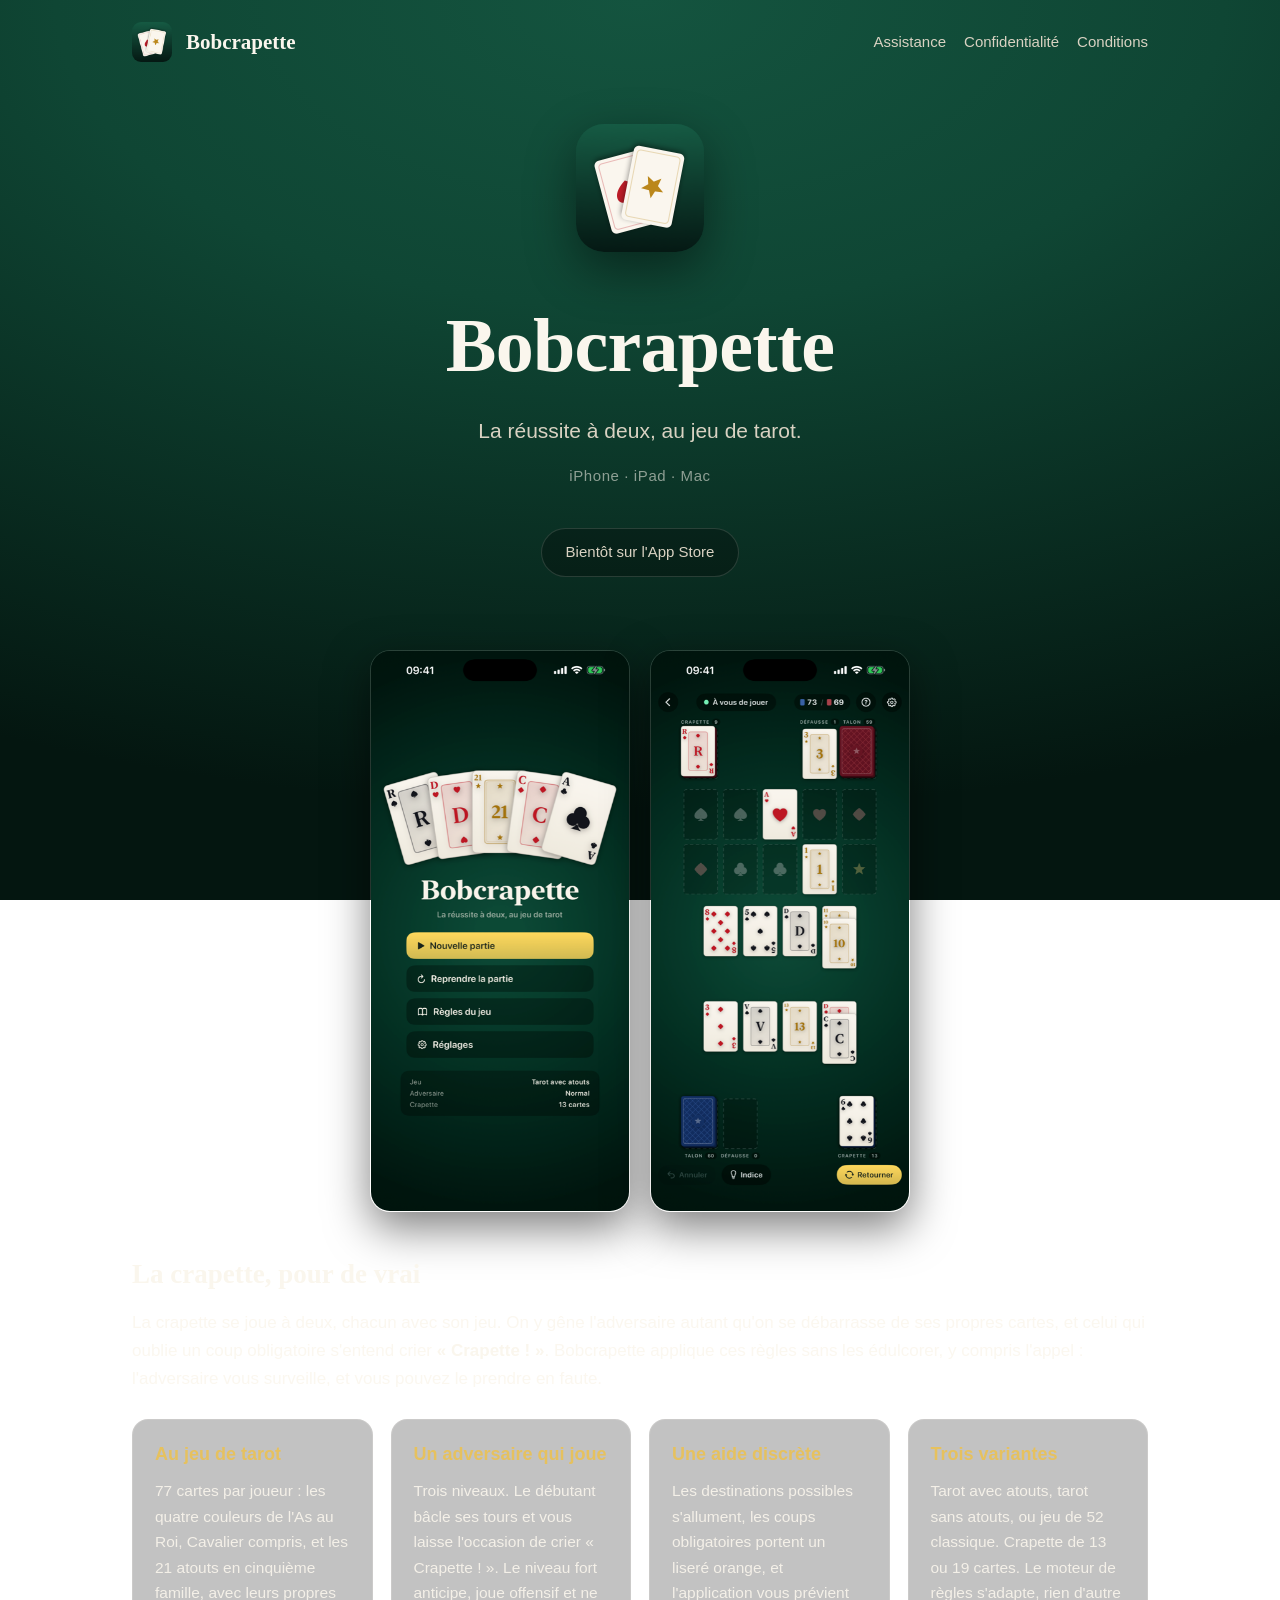
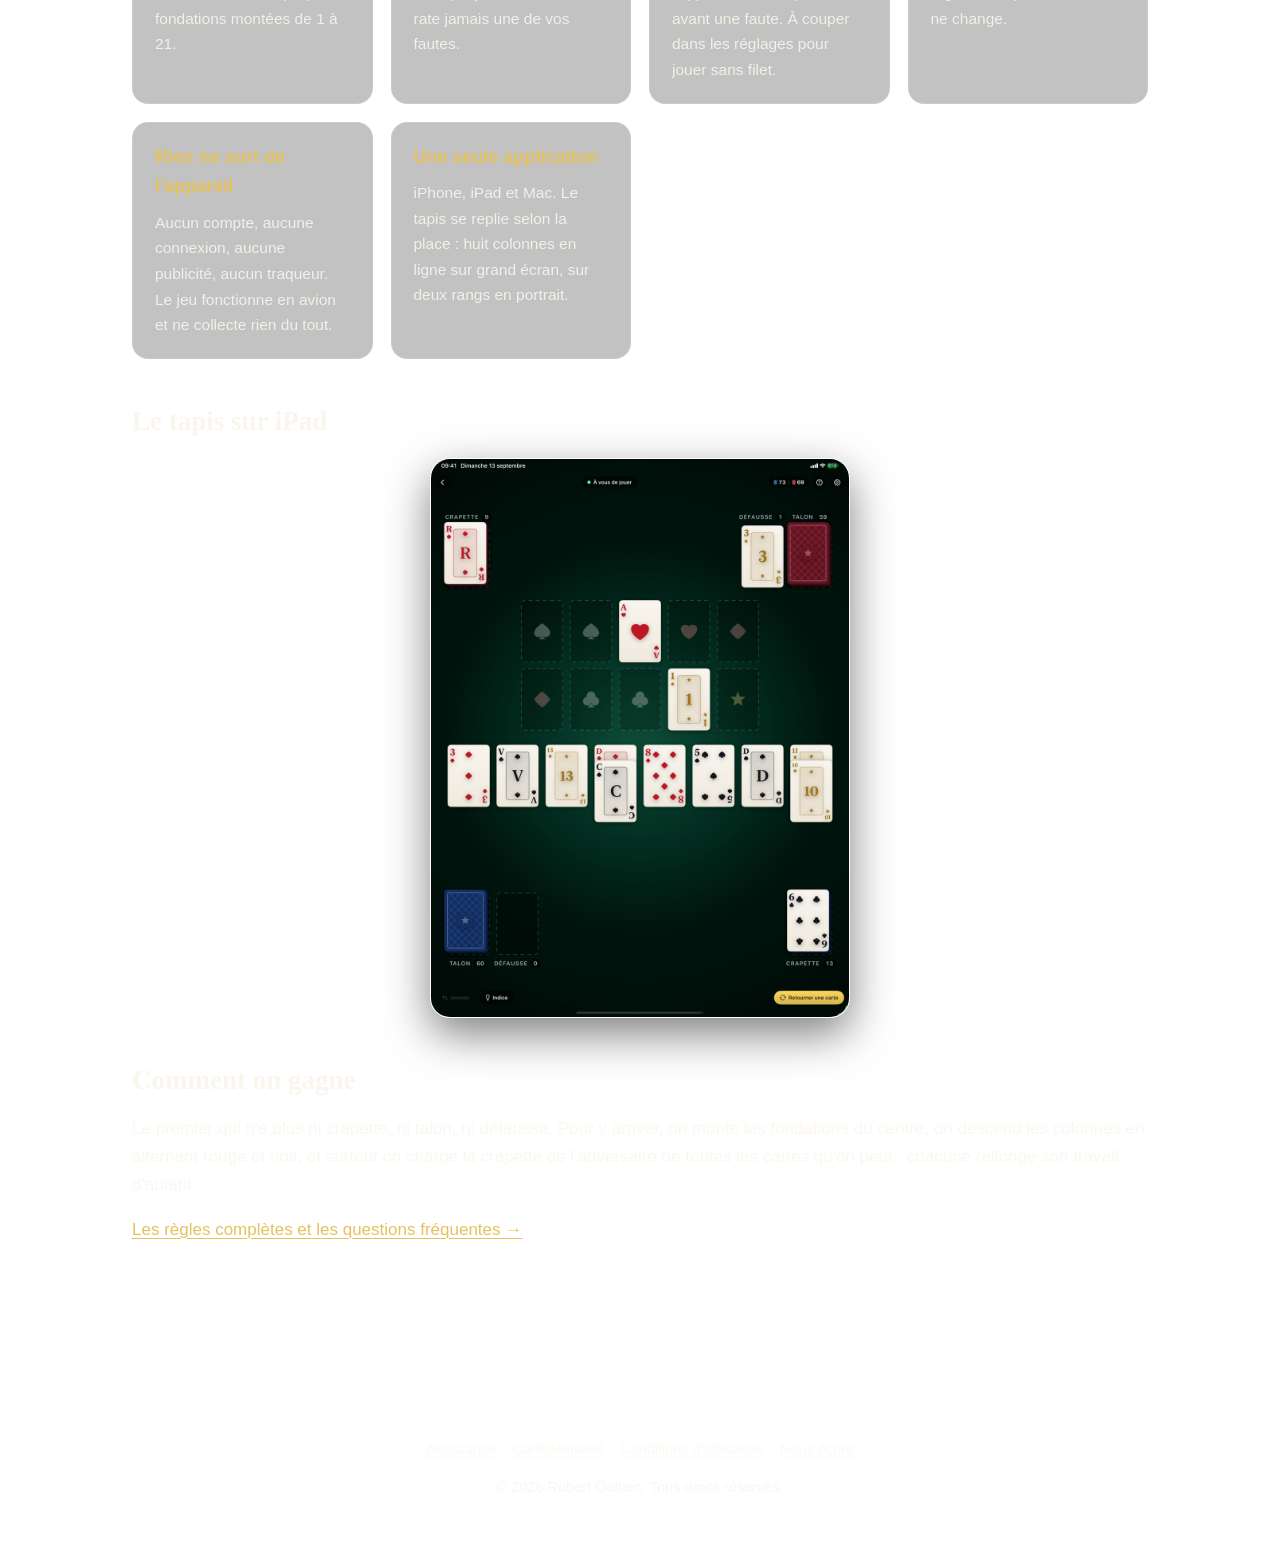
<file: docs/index.html>
<!doctype html>
<html lang="fr">
<head>
<meta charset="utf-8">
<meta name="viewport" content="width=device-width, initial-scale=1">
<title>Bobcrapette — la réussite à deux, au jeu de tarot</title>
<meta name="description" content="Bobcrapette : la crapette au jeu de tarot, avec les 21 atouts, contre un adversaire artificiel. Pour iPhone, iPad et Mac. Aucune donnée collectée.">
<meta property="og:title" content="Bobcrapette">
<meta property="og:description" content="La crapette au jeu de tarot, avec les atouts, sur iPhone, iPad et Mac.">
<meta property="og:image" content="icone.png">
<link rel="icon" href="icone.png">
<link rel="apple-touch-icon" href="icone.png">
<link rel="stylesheet" href="style.css">
</head>
<body>

<header class="bandeau">
  <img src="icone.png" alt="">
  <span class="nom">Bobcrapette</span>
  <nav>
    <a href="assistance.html">Assistance</a>
    <a href="confidentialite.html">Confidentialité</a>
    <a href="conditions.html">Conditions</a>
  </nav>
</header>

<section class="hero">
  <img class="icone" src="icone.png" alt="Icône de Bobcrapette">
  <h1>Bobcrapette</h1>
  <p class="accroche">La réussite à deux, au jeu de tarot.</p>
  <p class="plateformes">iPhone · iPad · Mac</p>
  <p><span class="pastille">Bientôt sur l'App&nbsp;Store</span></p>
</section>

<div class="galerie">
  <img src="captures/accueil.png" alt="L'écran d'accueil de Bobcrapette">
  <img src="captures/partie.png" alt="Une partie en cours sur iPhone">
</div>

<main class="contenu large">

  <h2>La crapette, pour de vrai</h2>
  <p>
    La crapette se joue à deux, chacun avec son jeu. On y gêne l'adversaire autant
    qu'on se débarrasse de ses propres cartes, et celui qui oublie un coup obligatoire
    s'entend crier <strong>« Crapette&nbsp;! »</strong>. Bobcrapette applique ces règles
    sans les édulcorer, y compris l'appel&nbsp;: l'adversaire vous surveille, et vous
    pouvez le prendre en faute.
  </p>

  <div class="cartes">
    <div class="carte">
      <h3>Au jeu de tarot</h3>
      <p>
        77 cartes par joueur&nbsp;: les quatre couleurs de l'As au Roi, Cavalier compris,
        et les 21 atouts en cinquième famille, avec leurs propres fondations montées
        de 1 à 21.
      </p>
    </div>
    <div class="carte">
      <h3>Un adversaire qui joue</h3>
      <p>
        Trois niveaux. Le débutant bâcle ses tours et vous laisse l'occasion de crier
        « Crapette&nbsp;! ». Le niveau fort anticipe, joue offensif et ne rate jamais
        une de vos fautes.
      </p>
    </div>
    <div class="carte">
      <h3>Une aide discrète</h3>
      <p>
        Les destinations possibles s'allument, les coups obligatoires portent un liseré
        orange, et l'application vous prévient avant une faute. À couper dans les
        réglages pour jouer sans filet.
      </p>
    </div>
    <div class="carte">
      <h3>Trois variantes</h3>
      <p>
        Tarot avec atouts, tarot sans atouts, ou jeu de 52 classique. Crapette de 13 ou
        19 cartes. Le moteur de règles s'adapte, rien d'autre ne change.
      </p>
    </div>
    <div class="carte">
      <h3>Rien ne sort de l'appareil</h3>
      <p>
        Aucun compte, aucune connexion, aucune publicité, aucun traqueur. Le jeu
        fonctionne en avion et ne collecte rien du tout.
      </p>
    </div>
    <div class="carte">
      <h3>Une seule application</h3>
      <p>
        iPhone, iPad et Mac. Le tapis se replie selon la place&nbsp;: huit colonnes en
        ligne sur grand écran, sur deux rangs en portrait.
      </p>
    </div>
  </div>

  <h2>Le tapis sur iPad</h2>
  <div class="galerie" style="margin-top:20px">
    <img class="tablette" src="captures/ipad.png" alt="Le tapis de Bobcrapette sur iPad">
  </div>

  <h2>Comment on gagne</h2>
  <p>
    Le premier qui n'a plus ni crapette, ni talon, ni défausse. Pour y arriver, on monte
    les fondations du centre, on descend les colonnes en alternant rouge et noir, et
    surtout on charge la crapette de l'adversaire de toutes les cartes qu'on peut&nbsp;:
    chacune rallonge son travail d'autant.
  </p>
  <p><a href="assistance.html">Les règles complètes et les questions fréquentes →</a></p>

</main>

<footer>
  <nav>
    <a href="assistance.html">Assistance</a>
    <a href="confidentialite.html">Confidentialité</a>
    <a href="conditions.html">Conditions d'utilisation</a>
    <a href="mailto:bob.oulhen@gmail.com">Nous écrire</a>
  </nav>
  <p>© 2026 Robert Oulhen. Tous droits réservés.</p>
</footer>

</body>
</html>
</file>
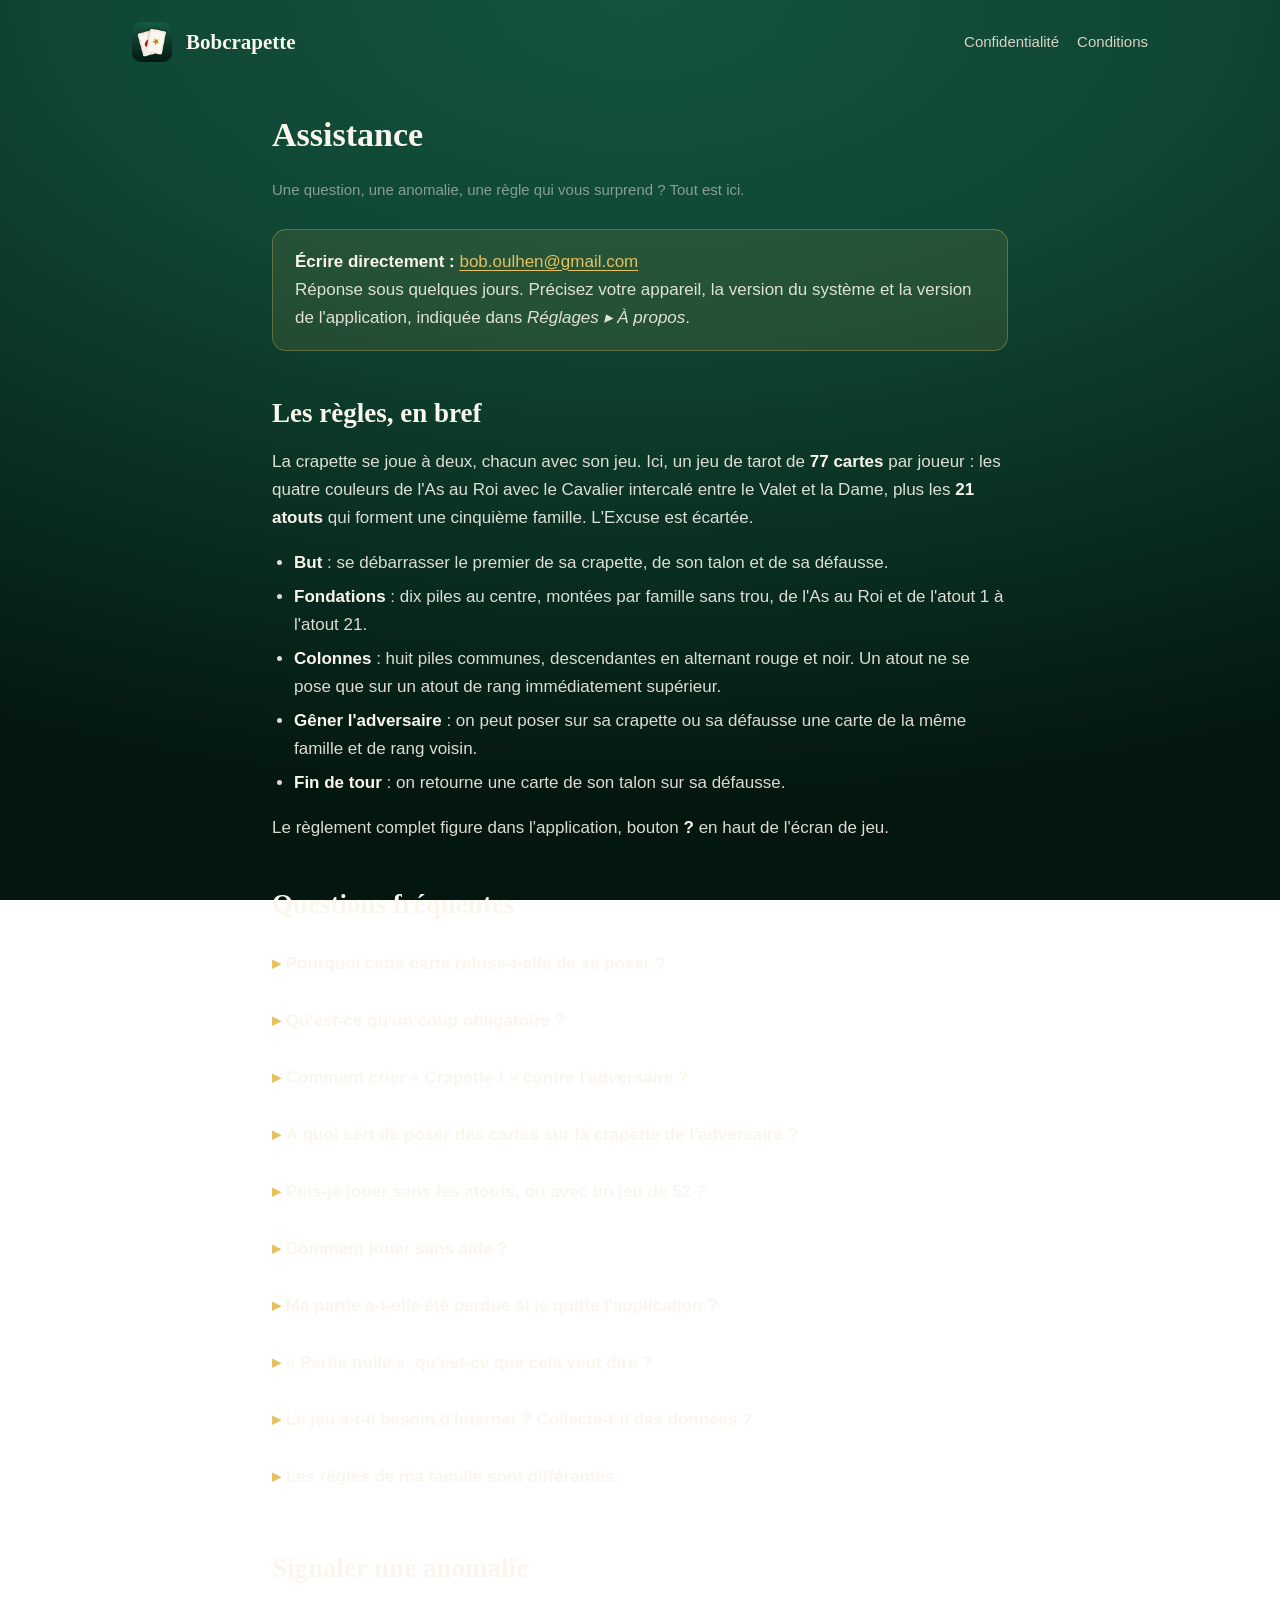
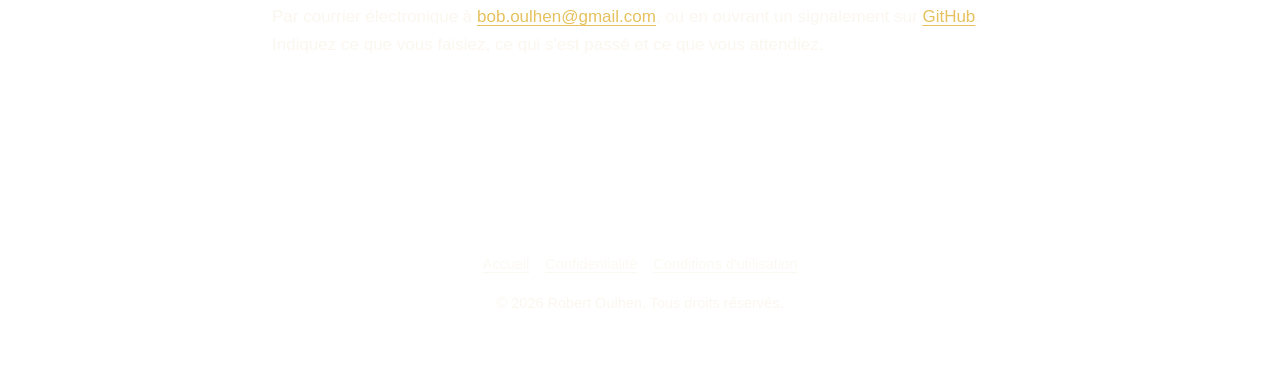
<file: docs/assistance.html>
<!doctype html>
<html lang="fr">
<head>
<meta charset="utf-8">
<meta name="viewport" content="width=device-width, initial-scale=1">
<title>Assistance — Bobcrapette</title>
<meta name="description" content="Règles de la crapette au tarot, questions fréquentes et contact pour l'application Bobcrapette.">
<link rel="icon" href="icone.png">
<link rel="stylesheet" href="style.css">
</head>
<body>

<header class="bandeau">
  <img src="icone.png" alt="">
  <a class="nom" href="index.html" style="text-decoration:none;color:inherit">Bobcrapette</a>
  <nav>
    <a href="confidentialite.html">Confidentialité</a>
    <a href="conditions.html">Conditions</a>
  </nav>
</header>

<main class="contenu">

  <h1 style="font-family:var(--serif);font-size:34px;margin-bottom:6px">Assistance</h1>
  <p class="date">Une question, une anomalie, une règle qui vous surprend&nbsp;? Tout est ici.</p>

  <div class="encart">
    <p>
      <strong>Écrire directement :</strong>
      <a href="mailto:bob.oulhen@gmail.com">bob.oulhen@gmail.com</a><br>
      Réponse sous quelques jours. Précisez votre appareil, la version du système et la
      version de l'application, indiquée dans <em>Réglages ▸ À propos</em>.
    </p>
  </div>

  <h2>Les règles, en bref</h2>
  <p>
    La crapette se joue à deux, chacun avec son jeu. Ici, un jeu de tarot de
    <strong>77 cartes</strong> par joueur : les quatre couleurs de l'As au Roi avec le
    Cavalier intercalé entre le Valet et la Dame, plus les <strong>21 atouts</strong> qui
    forment une cinquième famille. L'Excuse est écartée.
  </p>
  <ul>
    <li><strong>But</strong> : se débarrasser le premier de sa crapette, de son talon et de sa défausse.</li>
    <li><strong>Fondations</strong> : dix piles au centre, montées par famille sans trou, de l'As au Roi et de l'atout 1 à l'atout 21.</li>
    <li><strong>Colonnes</strong> : huit piles communes, descendantes en alternant rouge et noir. Un atout ne se pose que sur un atout de rang immédiatement supérieur.</li>
    <li><strong>Gêner l'adversaire</strong> : on peut poser sur sa crapette ou sa défausse une carte de la même famille et de rang voisin.</li>
    <li><strong>Fin de tour</strong> : on retourne une carte de son talon sur sa défausse.</li>
  </ul>
  <p>Le règlement complet figure dans l'application, bouton <strong>?</strong> en haut de l'écran de jeu.</p>

  <h2>Questions fréquentes</h2>

  <details>
    <summary>Pourquoi cette carte refuse-t-elle de se poser&nbsp;?</summary>
    <p>
      Touchez-la une fois : toutes ses destinations possibles s'allument en vert. Si rien
      ne s'allume, c'est qu'elle n'a nulle part où aller pour l'instant. Les causes les
      plus fréquentes : la couleur ne s'alterne pas (on ne pose pas un cœur sur un
      carreau), le rang ne se suit pas, ou il s'agit d'un atout que vous tentez de poser
      sur une carte de couleur — ce que la règle interdit.
    </p>
  </details>

  <details>
    <summary>Qu'est-ce qu'un coup obligatoire&nbsp;?</summary>
    <p>
      Deux coups ne se refusent pas : poser un As ou l'atout 1 dès qu'il est disponible,
      et monter sur une fondation la carte retournée de votre propre crapette si elle y a
      sa place. L'application les signale d'un <strong>liseré orange</strong>. Si vous
      terminez votre tour sans les avoir joués, l'adversaire crie « Crapette&nbsp;! » et
      vous passez la main sans retourner de carte.
    </p>
  </details>

  <details>
    <summary>Comment crier « Crapette&nbsp;! » contre l'adversaire&nbsp;?</summary>
    <p>
      Quand il laisse passer un coup obligatoire, un grand bouton rouge apparaît pendant
      quelques secondes en bas de l'écran. Touchez-le avant qu'il ne disparaisse : son
      tour est rejoué sans qu'il retourne de carte. Le niveau <em>débutant</em> faute
      souvent, le niveau <em>fort</em> jamais.
    </p>
  </details>

  <details>
    <summary>À quoi sert de poser des cartes sur la crapette de l'adversaire&nbsp;?</summary>
    <p>
      C'est tout le sel du jeu. Chaque carte que vous déposez sur sa crapette ou sa
      défausse est une carte de plus qu'il devra écouler avant de gagner. Bien joué, c'est
      souvent plus rentable que de monter une fondation.
    </p>
  </details>

  <details>
    <summary>Puis-je jouer sans les atouts, ou avec un jeu de 52&nbsp;?</summary>
    <p>
      Oui. Dans <em>Réglages ▸ La partie</em>, choisissez « Tarot sans atouts » (56 cartes)
      ou « Jeu de 52 classique ». Vous pouvez aussi porter la crapette de 13 à 19 cartes
      pour des parties plus longues. Ces choix s'appliquent à la prochaine nouvelle partie.
    </p>
  </details>

  <details>
    <summary>Comment jouer sans aide&nbsp;?</summary>
    <p>
      Dans <em>Réglages ▸ Assistance</em>, coupez « Aide visuelle » : les liserés orange
      disparaissent et l'application ne vous prévient plus avant une faute. Vous pouvez
      aussi désactiver l'annulation pour jouer comme à la maison, sans repentir.
    </p>
  </details>

  <details>
    <summary>Ma partie a-t-elle été perdue si je quitte l'application&nbsp;?</summary>
    <p>
      Non. La partie en cours est enregistrée après chaque coup. Au lancement suivant,
      le bouton « Reprendre la partie » apparaît dans le menu.
    </p>
  </details>

  <details>
    <summary>« Partie nulle », qu'est-ce que cela veut dire&nbsp;?</summary>
    <p>
      Il arrive, rarement, qu'aucun des deux joueurs ne puisse plus jouer ni retourner de
      carte. La position ne pouvant plus avancer, la partie est déclarée nulle.
    </p>
  </details>

  <details>
    <summary>Le jeu a-t-il besoin d'Internet&nbsp;? Collecte-t-il des données&nbsp;?</summary>
    <p>
      Non et non. Bobcrapette fonctionne entièrement hors ligne, ne contacte aucun serveur
      et ne collecte aucune donnée. Voir la
      <a href="confidentialite.html">politique de confidentialité</a>.
    </p>
  </details>

  <details>
    <summary>Les règles de ma famille sont différentes.</summary>
    <p>
      C'est très courant : la crapette se transmet oralement et chaque famille a ses
      usages, en particulier sur les coups obligatoires et sur la sanction de la faute.
      Écrivez-nous en décrivant votre variante, elle rejoindra peut-être les réglages.
    </p>
  </details>

  <h2>Signaler une anomalie</h2>
  <p>
    Par courrier électronique à <a href="mailto:bob.oulhen@gmail.com">bob.oulhen@gmail.com</a>,
    ou en ouvrant un signalement sur
    <a href="https://github.com/boboul-cloud/Bobcrapette/issues">GitHub</a>.
    Indiquez ce que vous faisiez, ce qui s'est passé et ce que vous attendiez.
  </p>

</main>

<footer>
  <nav>
    <a href="index.html">Accueil</a>
    <a href="confidentialite.html">Confidentialité</a>
    <a href="conditions.html">Conditions d'utilisation</a>
  </nav>
  <p>© 2026 Robert Oulhen. Tous droits réservés.</p>
</footer>

</body>
</html>
</file>
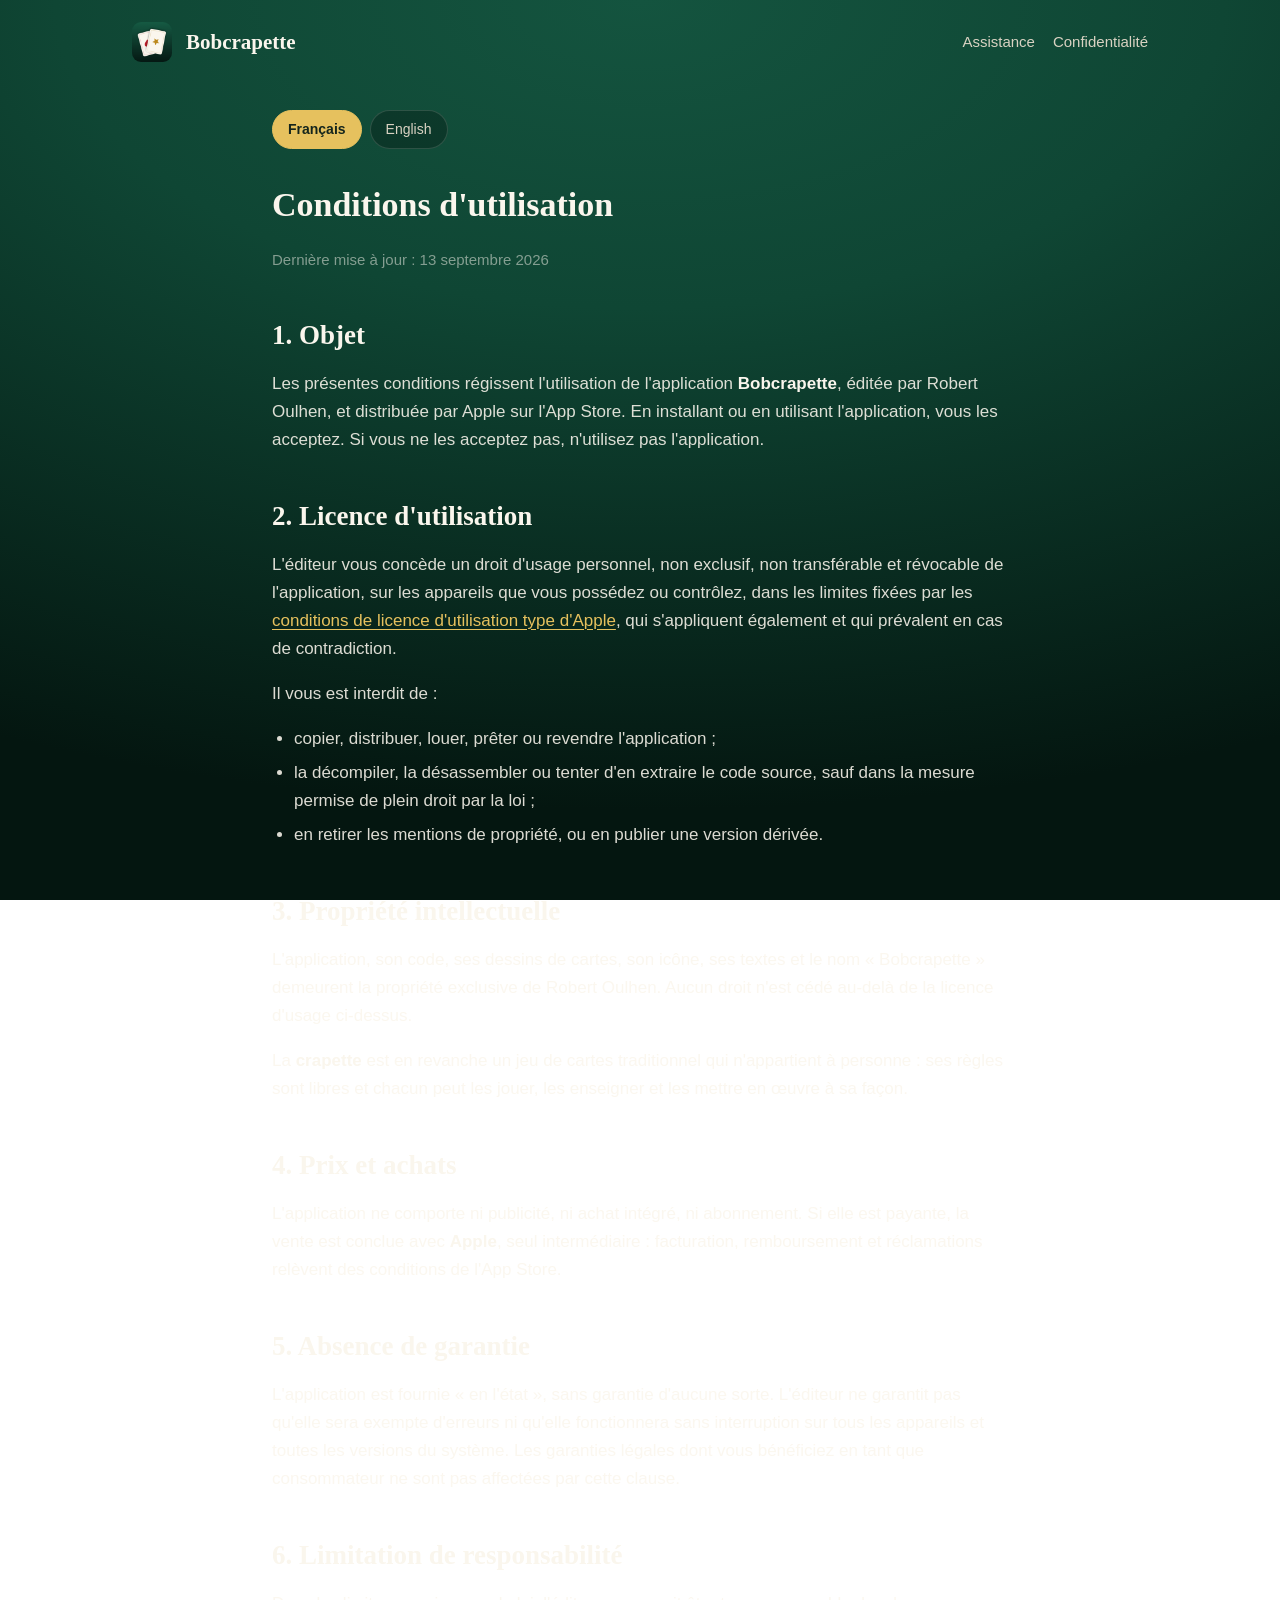
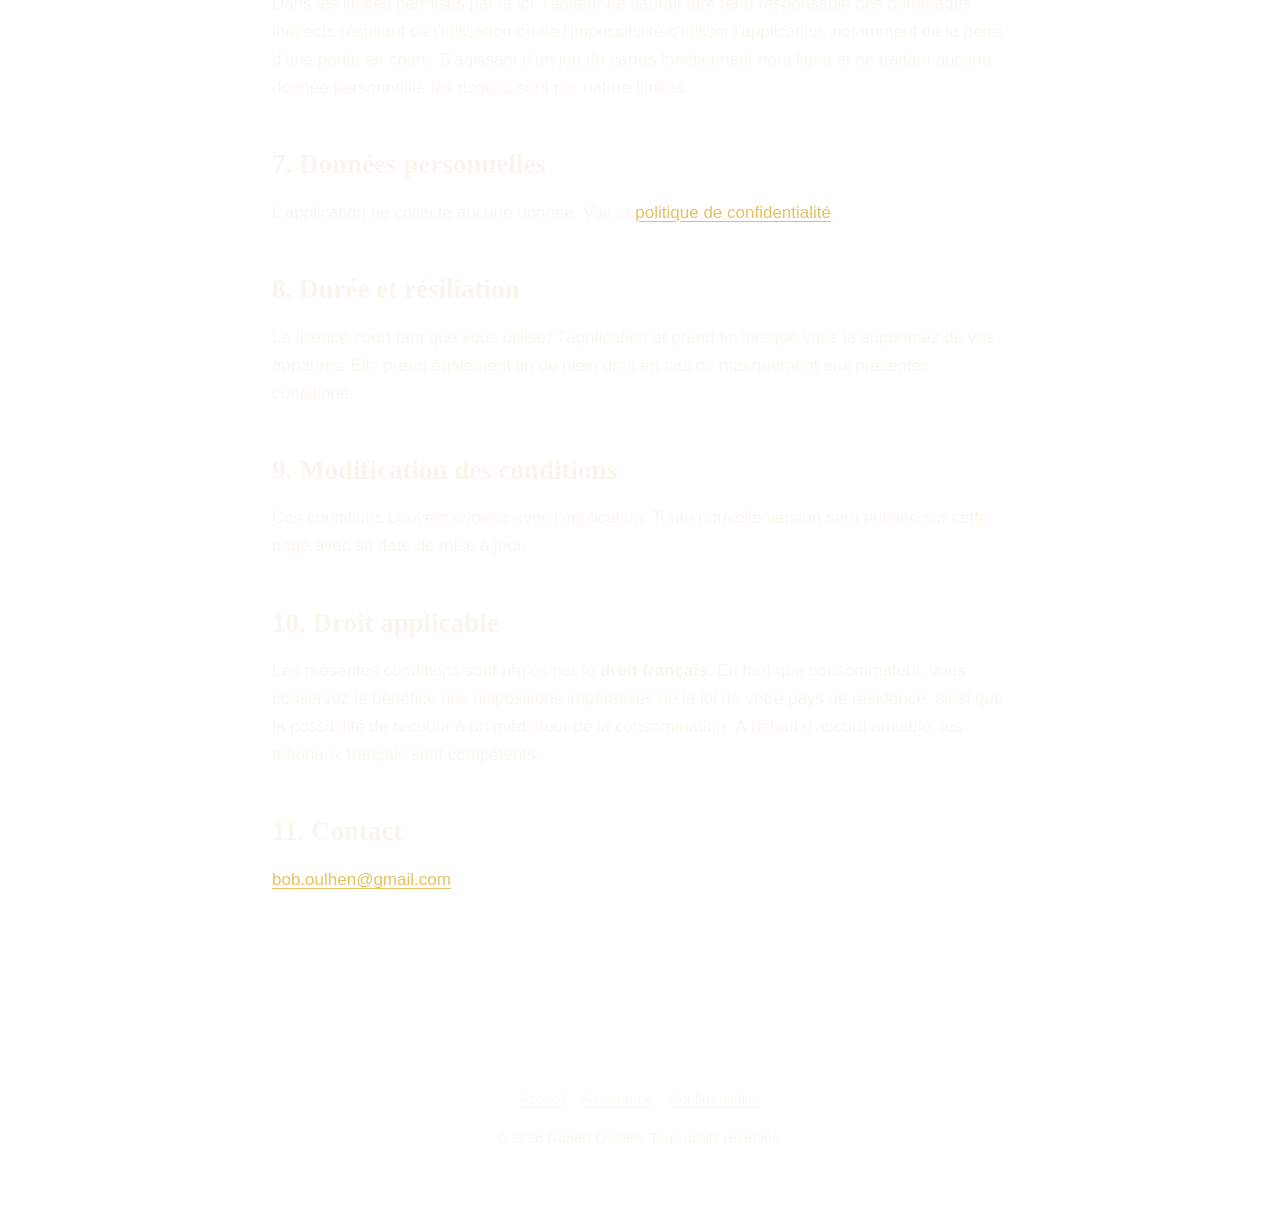
<file: docs/conditions.html>
<!doctype html>
<html lang="fr">
<head>
<meta charset="utf-8">
<meta name="viewport" content="width=device-width, initial-scale=1">
<title>Conditions d'utilisation — Bobcrapette</title>
<meta name="description" content="Conditions d'utilisation de l'application Bobcrapette.">
<link rel="icon" href="icone.png">
<link rel="stylesheet" href="style.css">
</head>
<body>

<header class="bandeau">
  <img src="icone.png" alt="">
  <a class="nom" href="index.html" style="text-decoration:none;color:inherit">Bobcrapette</a>
  <nav>
    <a href="assistance.html">Assistance</a>
    <a href="confidentialite.html">Confidentialité</a>
  </nav>
</header>

<main class="contenu">

  <div class="langues">
    <button type="button" data-langue="fr" class="actif">Français</button>
    <button type="button" data-langue="en">English</button>
  </div>

  <section class="langue" lang="fr">
    <h1 style="font-family:var(--serif);font-size:34px;margin-bottom:4px">Conditions d'utilisation</h1>
    <p class="date">Dernière mise à jour : 13 septembre 2026</p>

    <h2>1. Objet</h2>
    <p>
      Les présentes conditions régissent l'utilisation de l'application
      <strong>Bobcrapette</strong>, éditée par Robert Oulhen, et distribuée par Apple sur
      l'App&nbsp;Store. En installant ou en utilisant l'application, vous les acceptez.
      Si vous ne les acceptez pas, n'utilisez pas l'application.
    </p>

    <h2>2. Licence d'utilisation</h2>
    <p>
      L'éditeur vous concède un droit d'usage personnel, non exclusif, non transférable
      et révocable de l'application, sur les appareils que vous possédez ou contrôlez,
      dans les limites fixées par les
      <a href="https://www.apple.com/legal/internet-services/itunes/dev/stdeula/">conditions
      de licence d'utilisation type d'Apple</a>, qui s'appliquent également et qui
      prévalent en cas de contradiction.
    </p>
    <p>Il vous est interdit de :</p>
    <ul>
      <li>copier, distribuer, louer, prêter ou revendre l'application ;</li>
      <li>la décompiler, la désassembler ou tenter d'en extraire le code source, sauf dans la mesure permise de plein droit par la loi ;</li>
      <li>en retirer les mentions de propriété, ou en publier une version dérivée.</li>
    </ul>

    <h2>3. Propriété intellectuelle</h2>
    <p>
      L'application, son code, ses dessins de cartes, son icône, ses textes et le nom
      « Bobcrapette » demeurent la propriété exclusive de Robert Oulhen. Aucun droit
      n'est cédé au-delà de la licence d'usage ci-dessus.
    </p>
    <p>
      La <strong>crapette</strong> est en revanche un jeu de cartes traditionnel qui
      n'appartient à personne : ses règles sont libres et chacun peut les jouer, les
      enseigner et les mettre en œuvre à sa façon.
    </p>

    <h2>4. Prix et achats</h2>
    <p>
      L'application ne comporte ni publicité, ni achat intégré, ni abonnement. Si elle
      est payante, la vente est conclue avec <strong>Apple</strong>, seul intermédiaire :
      facturation, remboursement et réclamations relèvent des conditions de l'App&nbsp;Store.
    </p>

    <h2>5. Absence de garantie</h2>
    <p>
      L'application est fournie « en l'état », sans garantie d'aucune sorte. L'éditeur ne
      garantit pas qu'elle sera exempte d'erreurs ni qu'elle fonctionnera sans
      interruption sur tous les appareils et toutes les versions du système. Les garanties
      légales dont vous bénéficiez en tant que consommateur ne sont pas affectées par
      cette clause.
    </p>

    <h2>6. Limitation de responsabilité</h2>
    <p>
      Dans les limites permises par la loi, l'éditeur ne saurait être tenu responsable des
      dommages indirects résultant de l'utilisation ou de l'impossibilité d'utiliser
      l'application, notamment de la perte d'une partie en cours. S'agissant d'un jeu de
      cartes fonctionnant hors ligne et ne traitant aucune donnée personnelle, les risques
      sont par nature limités.
    </p>

    <h2>7. Données personnelles</h2>
    <p>
      L'application ne collecte aucune donnée. Voir la
      <a href="confidentialite.html">politique de confidentialité</a>.
    </p>

    <h2>8. Durée et résiliation</h2>
    <p>
      La licence court tant que vous utilisez l'application et prend fin lorsque vous la
      supprimez de vos appareils. Elle prend également fin de plein droit en cas de
      manquement aux présentes conditions.
    </p>

    <h2>9. Modification des conditions</h2>
    <p>
      Ces conditions peuvent évoluer avec l'application. Toute nouvelle version sera
      publiée sur cette page avec sa date de mise à jour.
    </p>

    <h2>10. Droit applicable</h2>
    <p>
      Les présentes conditions sont régies par le <strong>droit français</strong>. En tant
      que consommateur, vous conservez le bénéfice des dispositions impératives de la loi
      de votre pays de résidence, ainsi que la possibilité de recourir à un médiateur de
      la consommation. À défaut d'accord amiable, les tribunaux français sont compétents.
    </p>

    <h2>11. Contact</h2>
    <p><a href="mailto:bob.oulhen@gmail.com">bob.oulhen@gmail.com</a></p>
  </section>

  <section class="langue" lang="en" hidden>
    <h1 style="font-family:var(--serif);font-size:34px;margin-bottom:4px">Terms of Use</h1>
    <p class="date">Last updated: 13 September 2026</p>

    <h2>1. Purpose</h2>
    <p>
      These terms govern the use of the <strong>Bobcrapette</strong> application,
      published by Robert Oulhen and distributed by Apple on the App&nbsp;Store. By
      installing or using the app you accept them. If you do not accept them, do not use
      the app.
    </p>

    <h2>2. Licence</h2>
    <p>
      The publisher grants you a personal, non-exclusive, non-transferable and revocable
      right to use the app on devices you own or control, within the limits of
      <a href="https://www.apple.com/legal/internet-services/itunes/dev/stdeula/">Apple's
      Standard End User Licence Agreement</a>, which also applies and prevails in case of
      conflict.
    </p>
    <p>You may not:</p>
    <ul>
      <li>copy, distribute, rent, lend or resell the app;</li>
      <li>decompile, disassemble or attempt to extract its source code, except as permitted as of right by law;</li>
      <li>remove proprietary notices, or publish a derivative version.</li>
    </ul>

    <h2>3. Intellectual property</h2>
    <p>
      The app, its code, card artwork, icon, texts and the name "Bobcrapette" remain the
      exclusive property of Robert Oulhen. No rights are transferred beyond the licence
      above.
    </p>
    <p>
      <strong>Crapette</strong>, by contrast, is a traditional card game that belongs to
      no one: its rules are free, and anyone may play, teach and implement them in their
      own way.
    </p>

    <h2>4. Price and purchases</h2>
    <p>
      The app contains no advertising, no in-app purchases and no subscription. If it is
      paid, the sale is concluded with <strong>Apple</strong> as sole intermediary:
      billing, refunds and claims fall under the App&nbsp;Store terms.
    </p>

    <h2>5. No warranty</h2>
    <p>
      The app is provided "as is", without warranty of any kind. The publisher does not
      warrant that it will be error-free or that it will run uninterrupted on every device
      and every system version. Your statutory consumer rights are unaffected by this
      clause.
    </p>

    <h2>6. Limitation of liability</h2>
    <p>
      To the extent permitted by law, the publisher shall not be liable for indirect
      damages arising from the use of, or inability to use, the app, including the loss of
      a game in progress. As an offline card game that processes no personal data, the
      risks are inherently limited.
    </p>

    <h2>7. Personal data</h2>
    <p>
      The app collects no data. See the <a href="confidentialite.html">privacy policy</a>.
    </p>

    <h2>8. Term and termination</h2>
    <p>
      The licence runs for as long as you use the app and ends when you remove it from
      your devices. It also terminates automatically upon breach of these terms.
    </p>

    <h2>9. Changes to these terms</h2>
    <p>
      These terms may evolve along with the app. Any new version will be published on this
      page with its update date.
    </p>

    <h2>10. Governing law</h2>
    <p>
      These terms are governed by <strong>French law</strong>. As a consumer you retain
      the benefit of the mandatory provisions of the law of your country of residence, as
      well as access to consumer mediation. Failing an amicable settlement, the French
      courts have jurisdiction.
    </p>

    <h2>11. Contact</h2>
    <p><a href="mailto:bob.oulhen@gmail.com">bob.oulhen@gmail.com</a></p>
  </section>

</main>

<footer>
  <nav>
    <a href="index.html">Accueil</a>
    <a href="assistance.html">Assistance</a>
    <a href="confidentialite.html">Confidentialité</a>
  </nav>
  <p>© 2026 Robert Oulhen. Tous droits réservés.</p>
</footer>

<script>
  const boutons = document.querySelectorAll(".langues button");
  const sections = document.querySelectorAll("section.langue");
  boutons.forEach(bouton => bouton.addEventListener("click", () => {
    const choisie = bouton.dataset.langue;
    boutons.forEach(b => b.classList.toggle("actif", b === bouton));
    sections.forEach(s => { s.hidden = s.lang !== choisie; });
    document.documentElement.lang = choisie;
  }));
</script>

</body>
</html>
</file>
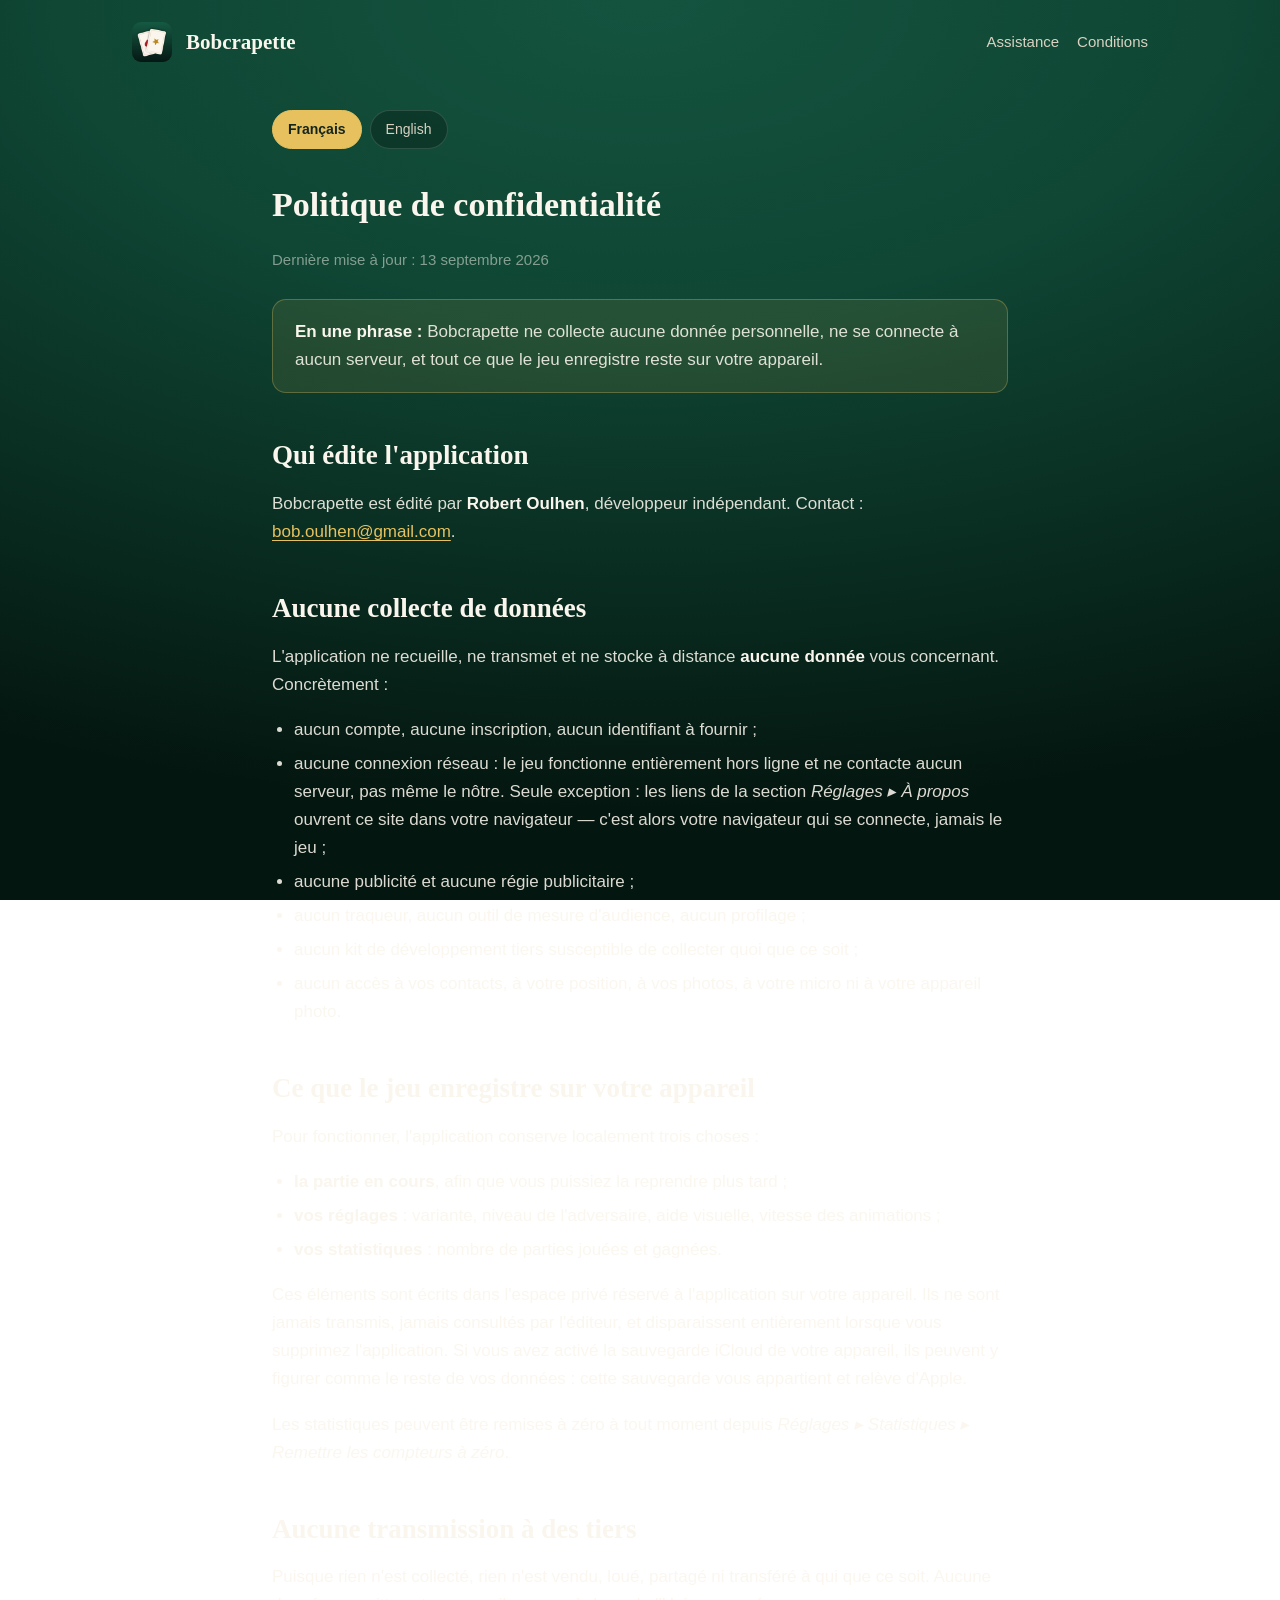
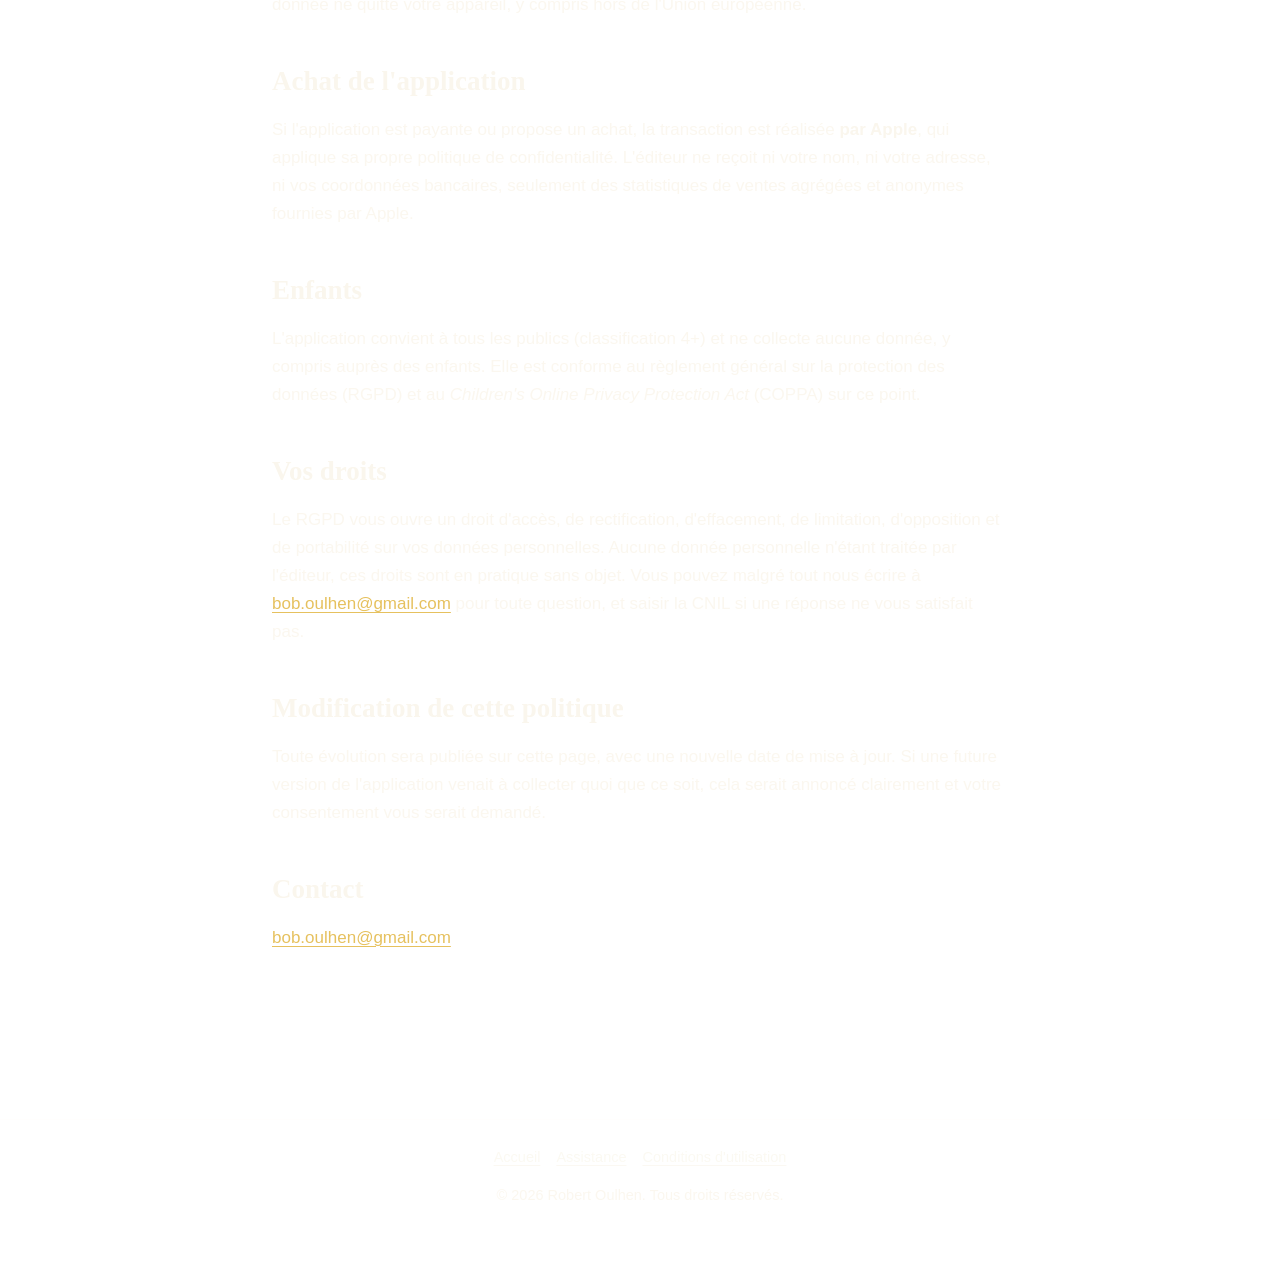
<file: docs/confidentialite.html>
<!doctype html>
<html lang="fr">
<head>
<meta charset="utf-8">
<meta name="viewport" content="width=device-width, initial-scale=1">
<title>Politique de confidentialité — Bobcrapette</title>
<meta name="description" content="Bobcrapette ne collecte aucune donnée personnelle. Politique de confidentialité complète.">
<link rel="icon" href="icone.png">
<link rel="stylesheet" href="style.css">
</head>
<body>

<header class="bandeau">
  <img src="icone.png" alt="">
  <a class="nom" href="index.html" style="text-decoration:none;color:inherit">Bobcrapette</a>
  <nav>
    <a href="assistance.html">Assistance</a>
    <a href="conditions.html">Conditions</a>
  </nav>
</header>

<main class="contenu">

  <div class="langues">
    <button type="button" data-langue="fr" class="actif">Français</button>
    <button type="button" data-langue="en">English</button>
  </div>

  <section class="langue" lang="fr">
    <h1 style="font-family:var(--serif);font-size:34px;margin-bottom:4px">Politique de confidentialité</h1>
    <p class="date">Dernière mise à jour : 13 septembre 2026</p>

    <div class="encart">
      <p><strong>En une phrase :</strong> Bobcrapette ne collecte aucune donnée personnelle,
      ne se connecte à aucun serveur, et tout ce que le jeu enregistre reste sur votre appareil.</p>
    </div>

    <h2>Qui édite l'application</h2>
    <p>
      Bobcrapette est édité par <strong>Robert Oulhen</strong>, développeur indépendant.
      Contact : <a href="mailto:bob.oulhen@gmail.com">bob.oulhen@gmail.com</a>.
    </p>

    <h2>Aucune collecte de données</h2>
    <p>L'application ne recueille, ne transmet et ne stocke à distance <strong>aucune donnée</strong> vous concernant. Concrètement :</p>
    <ul>
      <li>aucun compte, aucune inscription, aucun identifiant à fournir ;</li>
      <li>aucune connexion réseau : le jeu fonctionne entièrement hors ligne et ne contacte aucun serveur, pas même le nôtre. Seule exception : les liens de la section <em>Réglages ▸ À propos</em> ouvrent ce site dans votre navigateur — c'est alors votre navigateur qui se connecte, jamais le jeu ;</li>
      <li>aucune publicité et aucune régie publicitaire ;</li>
      <li>aucun traqueur, aucun outil de mesure d'audience, aucun profilage ;</li>
      <li>aucun kit de développement tiers susceptible de collecter quoi que ce soit ;</li>
      <li>aucun accès à vos contacts, à votre position, à vos photos, à votre micro ni à votre appareil photo.</li>
    </ul>

    <h2>Ce que le jeu enregistre sur votre appareil</h2>
    <p>Pour fonctionner, l'application conserve localement trois choses :</p>
    <ul>
      <li><strong>la partie en cours</strong>, afin que vous puissiez la reprendre plus tard ;</li>
      <li><strong>vos réglages</strong> : variante, niveau de l'adversaire, aide visuelle, vitesse des animations ;</li>
      <li><strong>vos statistiques</strong> : nombre de parties jouées et gagnées.</li>
    </ul>
    <p>
      Ces éléments sont écrits dans l'espace privé réservé à l'application sur votre
      appareil. Ils ne sont jamais transmis, jamais consultés par l'éditeur, et
      disparaissent entièrement lorsque vous supprimez l'application. Si vous avez activé
      la sauvegarde iCloud de votre appareil, ils peuvent y figurer comme le reste de vos
      données : cette sauvegarde vous appartient et relève d'Apple.
    </p>
    <p>
      Les statistiques peuvent être remises à zéro à tout moment depuis
      <em>Réglages ▸ Statistiques ▸ Remettre les compteurs à zéro</em>.
    </p>

    <h2>Aucune transmission à des tiers</h2>
    <p>
      Puisque rien n'est collecté, rien n'est vendu, loué, partagé ni transféré à qui
      que ce soit. Aucune donnée ne quitte votre appareil, y compris hors de l'Union
      européenne.
    </p>

    <h2>Achat de l'application</h2>
    <p>
      Si l'application est payante ou propose un achat, la transaction est réalisée
      <strong>par Apple</strong>, qui applique sa propre politique de confidentialité.
      L'éditeur ne reçoit ni votre nom, ni votre adresse, ni vos coordonnées bancaires,
      seulement des statistiques de ventes agrégées et anonymes fournies par Apple.
    </p>

    <h2>Enfants</h2>
    <p>
      L'application convient à tous les publics (classification 4+) et ne collecte
      aucune donnée, y compris auprès des enfants. Elle est conforme au règlement
      général sur la protection des données (RGPD) et au <i>Children's Online Privacy
      Protection Act</i> (COPPA) sur ce point.
    </p>

    <h2>Vos droits</h2>
    <p>
      Le RGPD vous ouvre un droit d'accès, de rectification, d'effacement, de limitation,
      d'opposition et de portabilité sur vos données personnelles. Aucune donnée
      personnelle n'étant traitée par l'éditeur, ces droits sont en pratique sans objet.
      Vous pouvez malgré tout nous écrire à
      <a href="mailto:bob.oulhen@gmail.com">bob.oulhen@gmail.com</a> pour toute question,
      et saisir la CNIL si une réponse ne vous satisfait pas.
    </p>

    <h2>Modification de cette politique</h2>
    <p>
      Toute évolution sera publiée sur cette page, avec une nouvelle date de mise à jour.
      Si une future version de l'application venait à collecter quoi que ce soit, cela
      serait annoncé clairement et votre consentement vous serait demandé.
    </p>

    <h2>Contact</h2>
    <p><a href="mailto:bob.oulhen@gmail.com">bob.oulhen@gmail.com</a></p>
  </section>

  <section class="langue" lang="en" hidden>
    <h1 style="font-family:var(--serif);font-size:34px;margin-bottom:4px">Privacy Policy</h1>
    <p class="date">Last updated: 13 September 2026</p>

    <div class="encart">
      <p><strong>In one sentence:</strong> Bobcrapette collects no personal data, connects
      to no server, and everything the game saves stays on your device.</p>
    </div>

    <h2>Who publishes the app</h2>
    <p>
      Bobcrapette is published by <strong>Robert Oulhen</strong>, an independent developer.
      Contact: <a href="mailto:bob.oulhen@gmail.com">bob.oulhen@gmail.com</a>.
    </p>

    <h2>No data collection</h2>
    <p>The app does not gather, transmit or remotely store <strong>any data</strong> about you. Specifically:</p>
    <ul>
      <li>no account, no sign-up, no identifier required;</li>
      <li>no network connection: the game runs entirely offline and contacts no server, not even ours. The one exception: the links under <em>Settings ▸ About</em> open this website in your browser — your browser then connects, never the game itself;</li>
      <li>no advertising and no ad network;</li>
      <li>no trackers, no analytics, no profiling;</li>
      <li>no third-party SDK that might collect anything;</li>
      <li>no access to your contacts, location, photos, microphone or camera.</li>
    </ul>

    <h2>What the game stores on your device</h2>
    <p>To work, the app keeps three things locally:</p>
    <ul>
      <li><strong>the game in progress</strong>, so you can resume it later;</li>
      <li><strong>your settings</strong>: variant, opponent level, visual assistance, animation speed;</li>
      <li><strong>your statistics</strong>: games played and won.</li>
    </ul>
    <p>
      These are written to the app's private container on your device. They are never
      transmitted, never seen by the publisher, and are removed entirely when you delete
      the app. If you use iCloud device backup they may be included there, like the rest
      of your data; that backup is yours and is handled by Apple.
    </p>
    <p>
      Statistics can be cleared at any time from
      <em>Settings ▸ Statistics ▸ Reset counters</em>.
    </p>

    <h2>No sharing with third parties</h2>
    <p>
      Since nothing is collected, nothing is sold, rented, shared or transferred to
      anyone. No data leaves your device, including outside the European Union.
    </p>

    <h2>Purchasing the app</h2>
    <p>
      If the app is paid or offers a purchase, the transaction is handled <strong>by
      Apple</strong> under Apple's own privacy policy. The publisher receives neither your
      name, nor your address, nor your payment details — only aggregated, anonymous sales
      figures provided by Apple.
    </p>

    <h2>Children</h2>
    <p>
      The app is suitable for all ages (rated 4+) and collects no data, including from
      children. It complies with the General Data Protection Regulation (GDPR) and with
      the Children's Online Privacy Protection Act (COPPA) on this point.
    </p>

    <h2>Your rights</h2>
    <p>
      The GDPR grants you rights of access, rectification, erasure, restriction,
      objection and portability over your personal data. As the publisher processes no
      personal data, these rights are in practice moot. You may still write to
      <a href="mailto:bob.oulhen@gmail.com">bob.oulhen@gmail.com</a> with any question,
      and lodge a complaint with your data protection authority if our answer does not
      satisfy you.
    </p>

    <h2>Changes to this policy</h2>
    <p>
      Any change will be published on this page with a new update date. Should a future
      version of the app ever collect anything, this would be clearly announced and your
      consent requested.
    </p>

    <h2>Contact</h2>
    <p><a href="mailto:bob.oulhen@gmail.com">bob.oulhen@gmail.com</a></p>
  </section>

</main>

<footer>
  <nav>
    <a href="index.html">Accueil</a>
    <a href="assistance.html">Assistance</a>
    <a href="conditions.html">Conditions d'utilisation</a>
  </nav>
  <p>© 2026 Robert Oulhen. Tous droits réservés.</p>
</footer>

<script>
  const boutons = document.querySelectorAll(".langues button");
  const sections = document.querySelectorAll("section.langue");
  boutons.forEach(bouton => bouton.addEventListener("click", () => {
    const choisie = bouton.dataset.langue;
    boutons.forEach(b => b.classList.toggle("actif", b === bouton));
    sections.forEach(s => { s.hidden = s.lang !== choisie; });
    document.documentElement.lang = choisie;
  }));
</script>

</body>
</html>
</file>
<file: docs/style.css>
:root {
  --felt-haut: #0f4634;
  --felt-bas: #041610;
  --creme: #faf6ed;
  --creme-douce: #d9d2c2;
  --or: #e6c15e;
  --rouge: #c8404c;
  --trait: rgba(250, 246, 237, 0.14);
  --serif: "Iowan Old Style", "Palatino Linotype", Palatino, Georgia, serif;
  --sans: -apple-system, BlinkMacSystemFont, "Segoe UI", Roboto, Helvetica, Arial, sans-serif;
}

* { box-sizing: border-box; }

html { scroll-behavior: smooth; }

body {
  margin: 0;
  min-height: 100vh;
  font-family: var(--sans);
  font-size: 17px;
  line-height: 1.65;
  color: var(--creme);
  background:
    radial-gradient(120% 90% at 50% 0%, #14543f 0%, var(--felt-haut) 38%, var(--felt-bas) 100%)
    fixed;
  -webkit-text-size-adjust: 100%;
}

.contenu { max-width: 780px; margin: 0 auto; padding: 0 22px 90px; }
.large { max-width: 1060px; }

a { color: var(--or); text-decoration-thickness: 1px; text-underline-offset: 3px; }
a:hover { color: #fff; }

/* En-tête */

.bandeau {
  display: flex; align-items: center; gap: 14px;
  max-width: 1060px; margin: 0 auto; padding: 22px;
}
.bandeau img { width: 40px; height: 40px; border-radius: 9px; }
.bandeau .nom { font-family: var(--serif); font-size: 21px; font-weight: 700; }
.bandeau nav { margin-left: auto; display: flex; gap: 18px; flex-wrap: wrap; font-size: 15px; }
.bandeau nav a { color: var(--creme-douce); text-decoration: none; }
.bandeau nav a:hover { color: var(--or); }

/* Hauteur de page d'accueil */

.hero { text-align: center; padding: 40px 22px 10px; }
.hero img.icone {
  width: 128px; height: 128px; border-radius: 28px;
  box-shadow: 0 18px 50px rgba(0, 0, 0, 0.45);
}
.hero h1 {
  font-family: var(--serif);
  font-size: clamp(44px, 9vw, 76px);
  margin: 22px 0 6px; letter-spacing: -0.01em;
}
.hero .accroche { font-size: clamp(17px, 3vw, 21px); color: var(--creme-douce); margin: 0 0 6px; }
.hero .plateformes { font-size: 15px; color: rgba(250, 246, 237, 0.55); letter-spacing: 0.04em; }

.pastille {
  display: inline-block; margin-top: 22px; padding: 11px 24px;
  border-radius: 999px; background: rgba(0, 0, 0, 0.28);
  border: 1px solid var(--trait); color: var(--creme-douce);
  font-size: 15px;
}

/* Captures */

.galerie {
  display: flex; gap: 20px; justify-content: center; flex-wrap: wrap;
  margin: 46px auto; max-width: 1060px; padding: 0 22px;
}
.galerie img {
  width: 260px; max-width: 78vw; height: auto; border-radius: 20px;
  box-shadow: 0 16px 44px rgba(0, 0, 0, 0.5);
  border: 1px solid var(--trait);
}
.galerie img.tablette { width: 420px; }

/* Titres et blocs */

h2 {
  font-family: var(--serif); font-size: 27px; font-weight: 700;
  margin: 46px 0 14px; line-height: 1.25;
}
h3 { font-size: 18px; margin: 30px 0 8px; color: var(--or); }
p, li { color: rgba(250, 246, 237, 0.88); }
ul { padding-left: 22px; }
li { margin: 6px 0; }
strong { color: var(--creme); }

.cartes {
  display: grid; gap: 18px; margin: 26px 0;
  grid-template-columns: repeat(auto-fit, minmax(240px, 1fr));
}
.carte {
  padding: 20px 22px; border-radius: 16px;
  background: rgba(0, 0, 0, 0.24); border: 1px solid var(--trait);
}
.carte h3 { margin-top: 0; }
.carte p { margin: 0; font-size: 15.5px; }

.encart {
  padding: 18px 22px; border-radius: 14px; margin: 26px 0;
  background: rgba(230, 193, 94, 0.10);
  border: 1px solid rgba(230, 193, 94, 0.3);
}
.encart p:first-child { margin-top: 0; }
.encart p:last-child { margin-bottom: 0; }

.date { color: rgba(250, 246, 237, 0.5); font-size: 15px; }

/* Sélecteur de langue */

.langues { display: flex; gap: 8px; margin: 26px 0 10px; }
.langues button {
  font: inherit; font-size: 14px; cursor: pointer;
  padding: 7px 15px; border-radius: 999px;
  background: rgba(0, 0, 0, 0.26); color: var(--creme-douce);
  border: 1px solid var(--trait);
}
.langues button.actif { background: var(--or); color: #14251c; border-color: var(--or); font-weight: 600; }

/* Questions fréquentes */

details {
  border-bottom: 1px solid var(--trait); padding: 14px 0;
}
details summary {
  cursor: pointer; font-weight: 600; color: var(--creme);
  list-style: none;
}
details summary::-webkit-details-marker { display: none; }
details summary::before { content: "▸ "; color: var(--or); }
details[open] summary::before { content: "▾ "; }
details p { margin: 10px 0 0; }

/* Pied de page */

footer {
  border-top: 1px solid var(--trait); margin-top: 60px;
  padding: 26px 22px 40px; text-align: center;
  font-size: 14.5px; color: rgba(250, 246, 237, 0.5);
}
footer a { color: rgba(250, 246, 237, 0.72); }
footer nav { display: flex; gap: 16px; justify-content: center; flex-wrap: wrap; margin-bottom: 12px; }

@media (max-width: 560px) {
  body { font-size: 16px; }
  .bandeau nav { width: 100%; margin-left: 0; }
}
</file>
